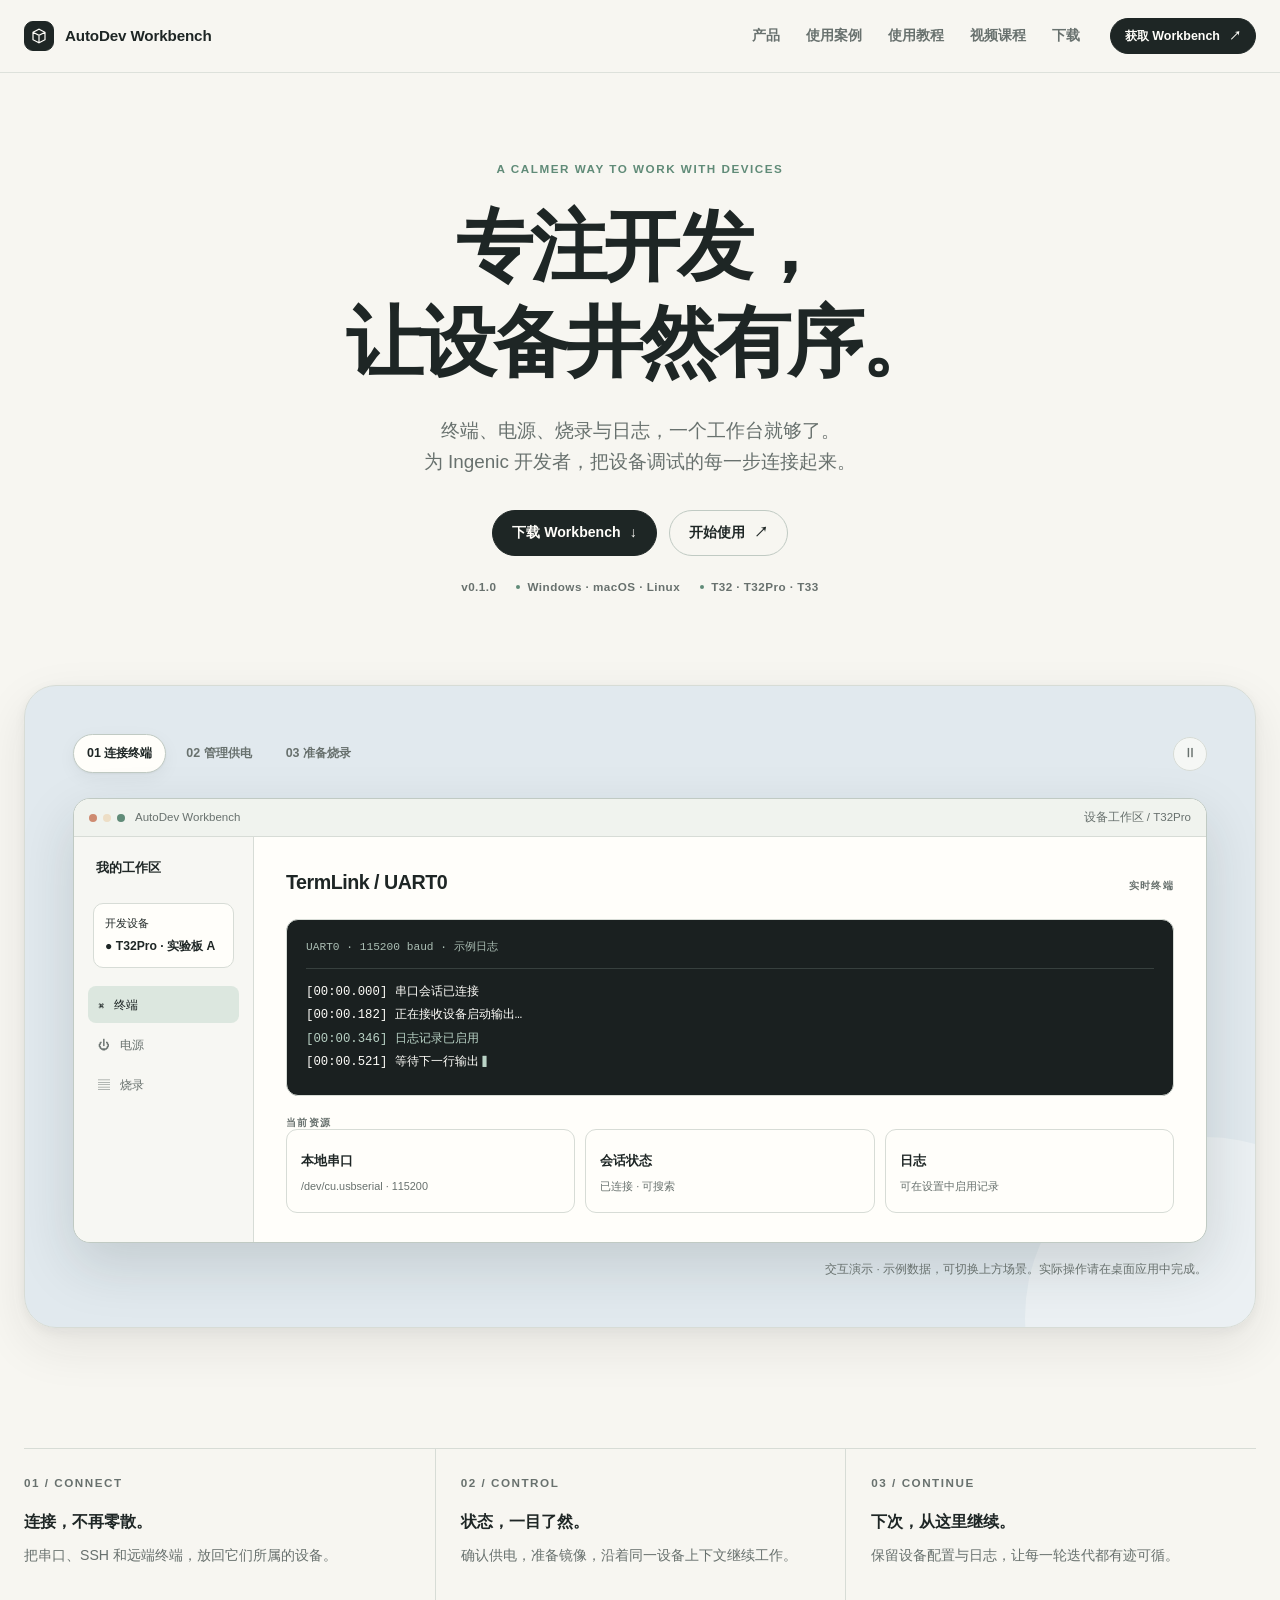
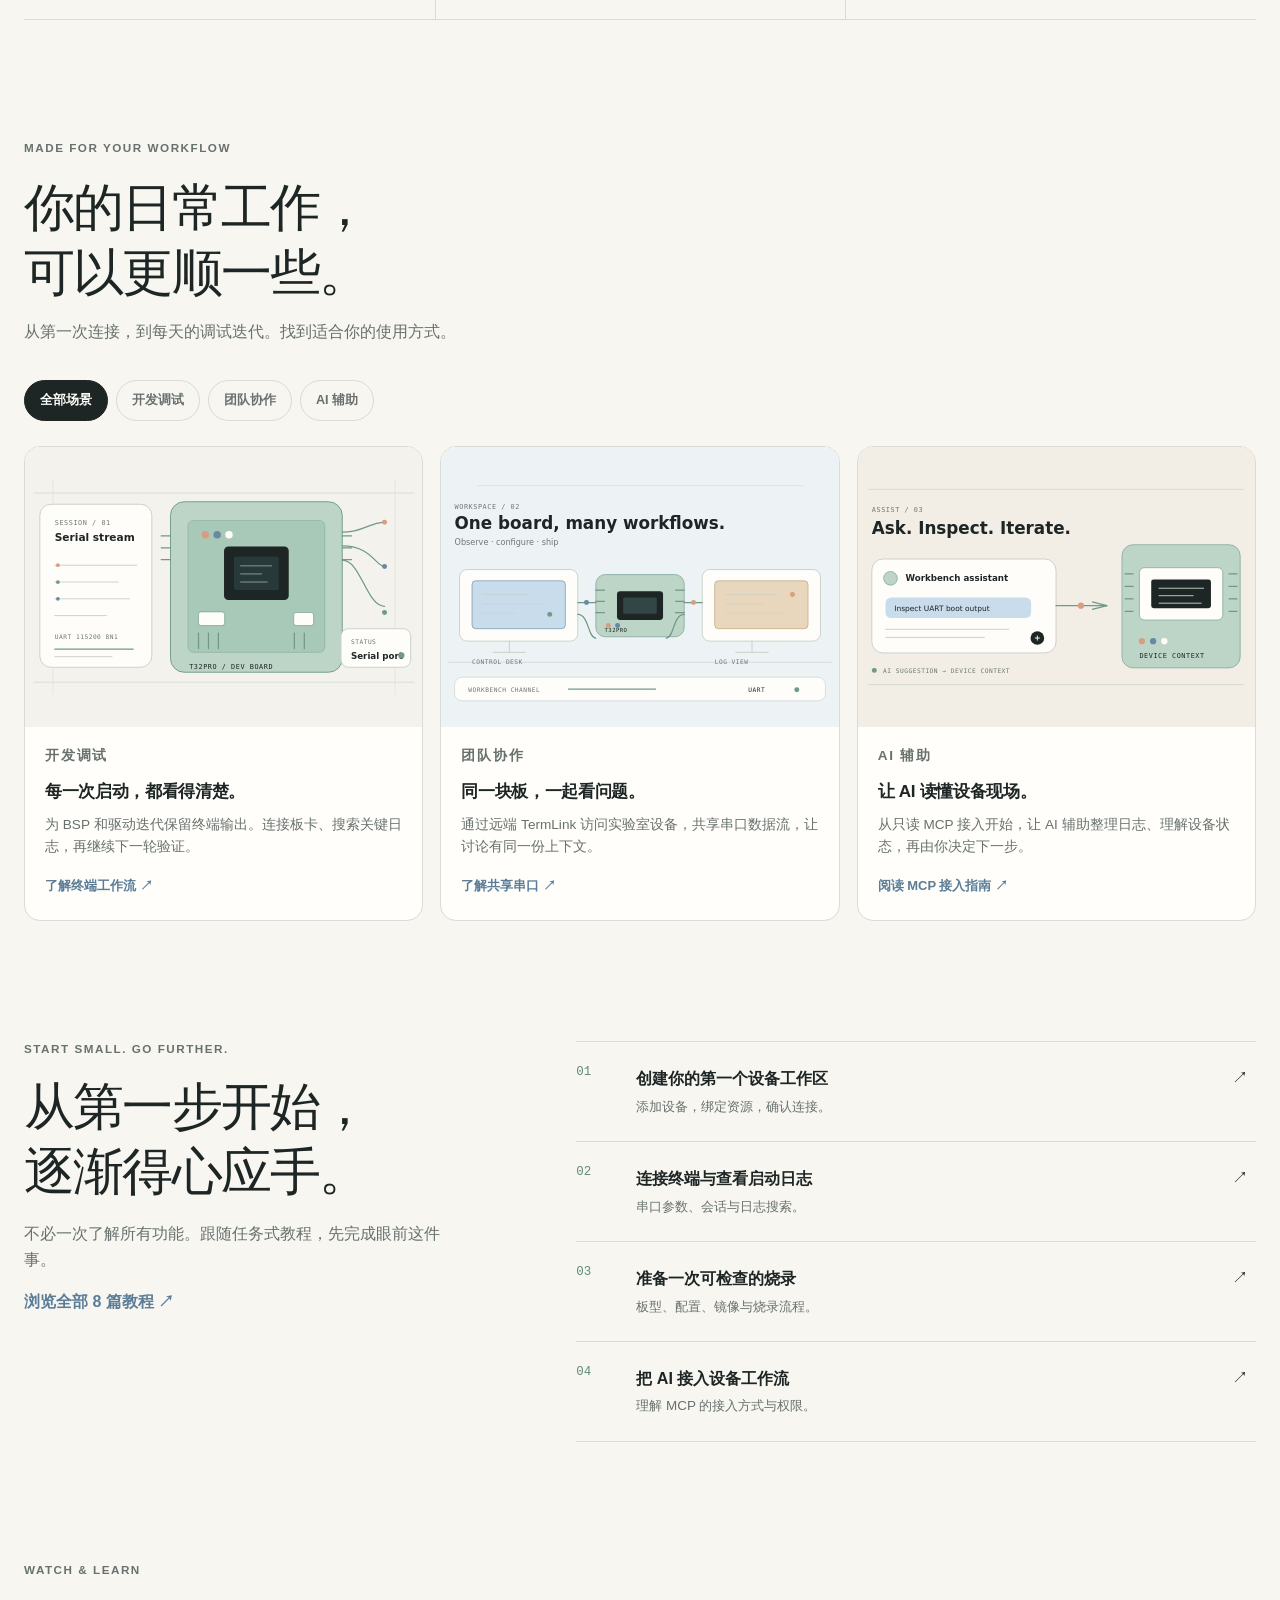
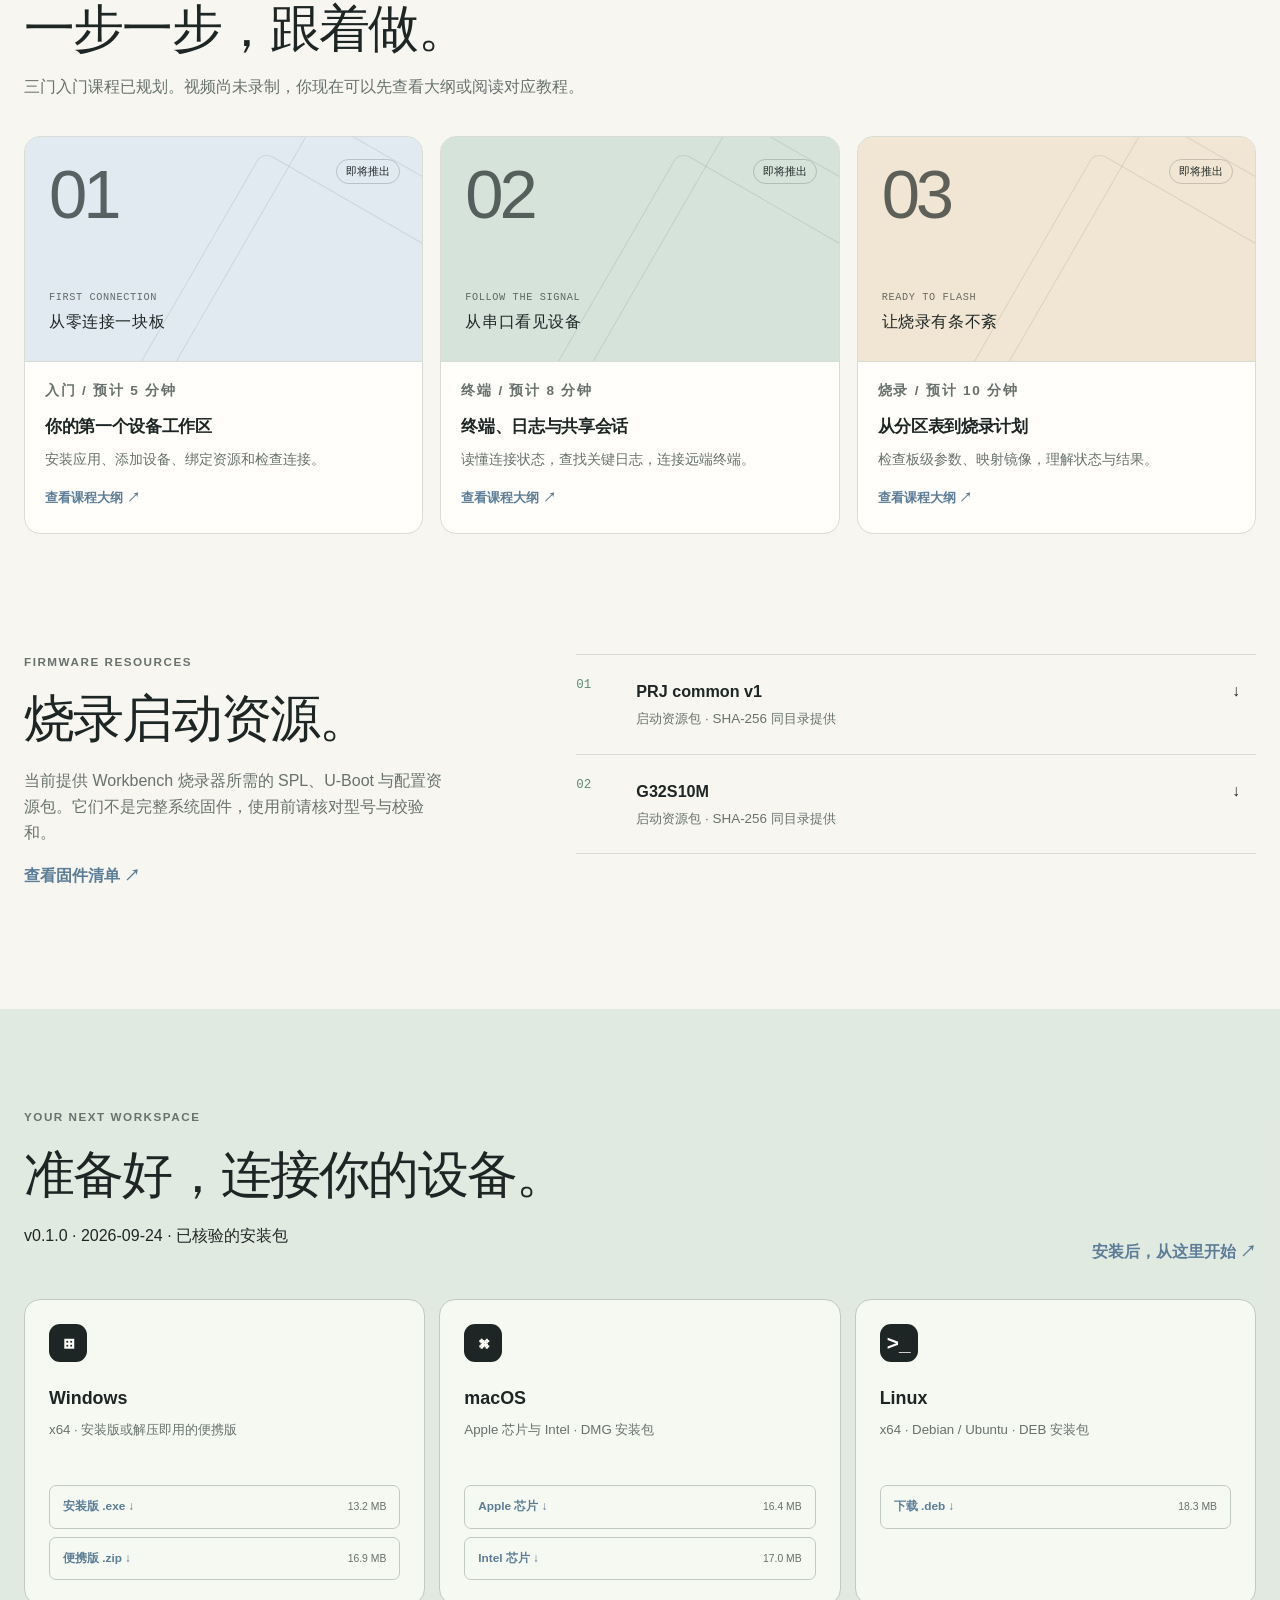
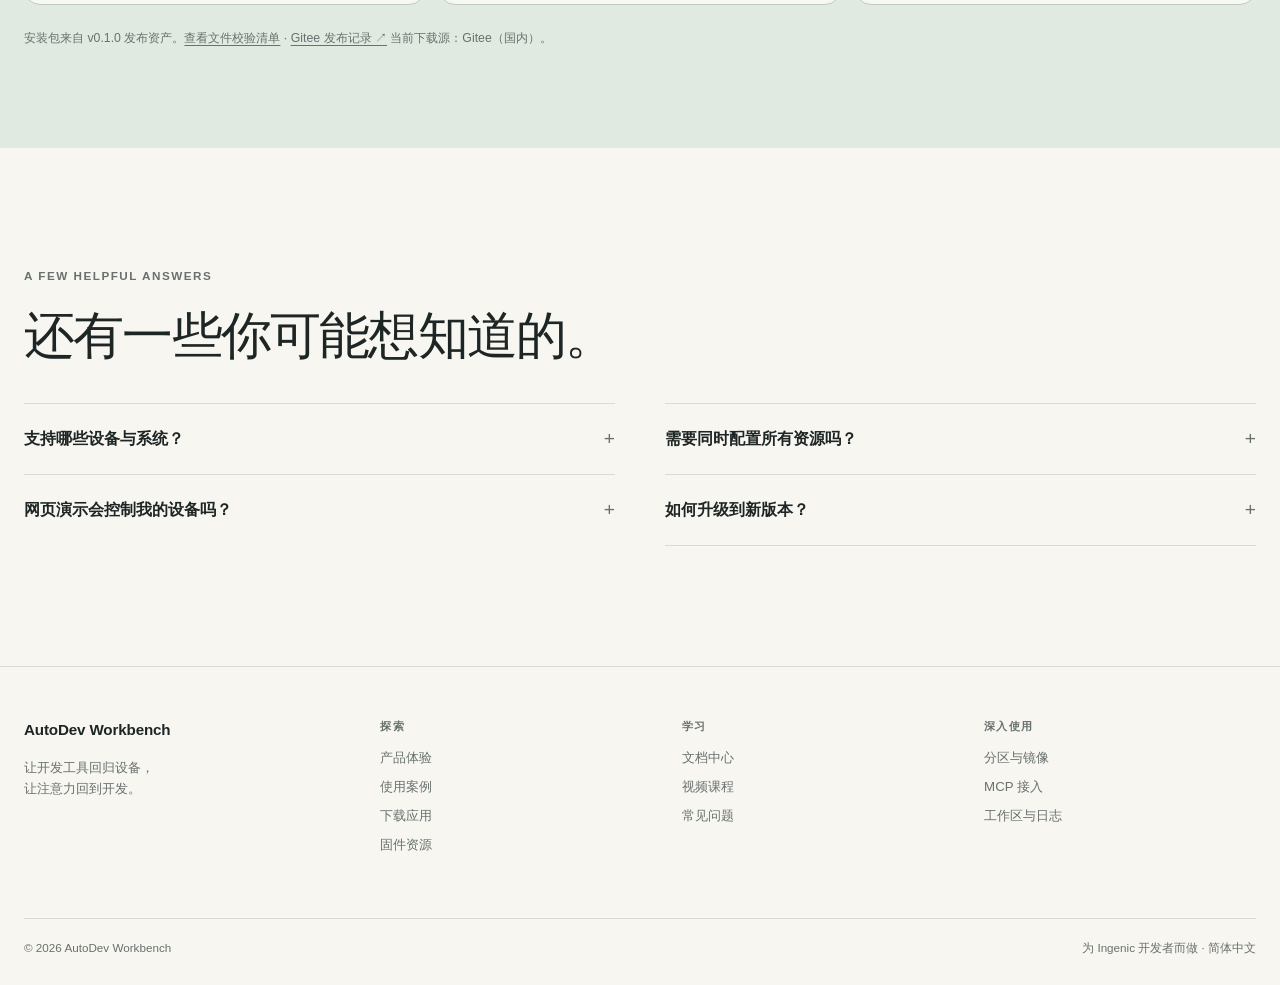
<file: index.html>
<!doctype html>
<html lang="zh-CN">
<head>
<meta charset="utf-8"><meta name="viewport" content="width=device-width,initial-scale=1">
<meta name="description" content="AutoDev Workbench：面向 Ingenic 开发板的终端、电源、烧录与日志工作台。下载应用，探索案例，阅读使用教程。">
<title>AutoDev Workbench — 专注开发，让设备井然有序</title>
<link rel="stylesheet" href="site.css"><script src="site.js" defer></script>
</head>
<body>
<a class="skip-link" href="#main">跳到主要内容</a>
<header class="site-header"><div class="container header-inner">
<a class="brand" href="index.html" aria-label="Workbench 首页"><span class="brand-mark"><svg viewBox="0 0 24 24" fill="none" stroke="currentColor" stroke-width="1.6" aria-hidden="true"><path d="m4 7 8-4 8 4v10l-8 4-8-4zM4 7l8 4 8-4M12 11v10"/></svg></span><span>AutoDev <strong>Workbench</strong></span></a>
<nav class="main-nav" id="main-nav" aria-label="主导航"><a href="#product">产品</a><a href="#cases">使用案例</a><a href="docs.html">使用教程</a><a href="#videos">视频课程</a><a href="#download">下载</a></nav>
<div class="header-actions"><a class="btn small" href="#download">获取 Workbench <span aria-hidden="true">↗</span></a></div><button class="menu-toggle" aria-expanded="false" aria-controls="main-nav" aria-label="展开导航">☰</button>
</div></header>
<main id="main">
<section class="hero container">
<p class="eyebrow">A calmer way to work with devices</p>
<h1>专注开发，<span>让设备井然有序。</span></h1>
<p class="hero-description">终端、电源、烧录与日志，一个工作台就够了。<br>为 Ingenic 开发者，把设备调试的每一步连接起来。</p>
<div class="hero-actions"><a class="btn" href="#download">下载 Workbench <span aria-hidden="true">↓</span></a><a class="btn secondary" href="docs.html?guide=quickstart">开始使用 <span aria-hidden="true">↗</span></a></div>
<div class="hero-meta"><span>v0.1.0</span><span>Windows · macOS · Linux</span><span>T32 · T32Pro · T33</span></div>
</section>
<section class="product-stage container" id="product" aria-label="产品交互演示">
<div class="stage-toolbar"><div class="demo-tabs" aria-label="切换演示场景"><button class="active" data-demo="terminal" aria-pressed="true">01 连接终端</button><button data-demo="power" aria-pressed="false">02 管理供电</button><button data-demo="flashing" aria-pressed="false">03 准备烧录</button></div><div class="demo-controls"><button id="demo-motion" aria-label="暂停演示动画" aria-pressed="false">Ⅱ</button></div></div>
<div class="app-window"><div class="app-titlebar"><span>AutoDev Workbench</span><span class="window-context">设备工作区 / T32Pro</span></div>
<div class="app-layout"><aside class="app-sidebar"><div class="app-brand">我的工作区</div><div class="app-device">开发设备<strong>● T32Pro · 实验板 A</strong></div><div class="app-nav"><button class="active" data-demo="terminal" aria-pressed="true">⌘ &nbsp; 终端</button><button data-demo="power" aria-pressed="false">⏻ &nbsp; 电源</button><button data-demo="flashing" aria-pressed="false">▤ &nbsp; 烧录</button></div></aside><div class="app-content" id="demo-panel"></div></div></div>
<p class="stage-caption">交互演示 · 示例数据，可切换上方场景。实际操作请在桌面应用中完成。</p>
</section>
<section class="section container"><div class="feature-strip"><div class="feature-item"><span class="eyebrow">01 / CONNECT</span><h3>连接，不再零散。</h3><p>把串口、SSH 和远端终端，放回它们所属的设备。</p></div><div class="feature-item"><span class="eyebrow">02 / CONTROL</span><h3>状态，一目了然。</h3><p>确认供电，准备镜像，沿着同一设备上下文继续工作。</p></div><div class="feature-item"><span class="eyebrow">03 / CONTINUE</span><h3>下次，从这里继续。</h3><p>保留设备配置与日志，让每一轮迭代都有迹可循。</p></div></div></section>
<section class="section container" id="cases"><div class="section-heading"><p class="eyebrow">Made for your workflow</p><h2>你的日常工作，<br>可以更顺一些。</h2><p>从第一次连接，到每天的调试迭代。找到适合你的使用方式。</p></div>
<div class="filter-bar" aria-label="筛选使用案例"><button class="active" data-filter="all" aria-pressed="true">全部场景</button><button data-filter="develop" aria-pressed="false">开发调试</button><button data-filter="team" aria-pressed="false">团队协作</button><button data-filter="ai" aria-pressed="false">AI 辅助</button></div>
<div class="case-grid">
<article class="case-card" data-category="develop"><a href="docs.html?guide=terminal"><div class="case-art"><img src="assets/scene-debug.svg" width="720" height="450" loading="lazy" alt="开发板通过串口连接到终端的原创示意图"></div><div class="card-copy"><p class="card-kicker">开发调试</p><h3>每一次启动，都看得清楚。</h3><p>为 BSP 和驱动迭代保留终端输出。连接板卡、搜索关键日志，再继续下一轮验证。</p><span class="card-link">了解终端工作流 ↗</span></div></a></article>
<article class="case-card" data-category="team"><a href="docs.html?guide=terminal#terminal-share"><div class="case-art"><img src="assets/scene-lab.svg" width="720" height="450" loading="lazy" alt="两台工作站连接共享实验板的示意图"></div><div class="card-copy"><p class="card-kicker">团队协作</p><h3>同一块板，一起看问题。</h3><p>通过远端 TermLink 访问实验室设备，共享串口数据流，让讨论有同一份上下文。</p><span class="card-link">了解共享串口 ↗</span></div></a></article>
<article class="case-card" data-category="ai"><a href="docs.html?guide=mcp"><div class="case-art"><img src="assets/scene-ai.svg" width="720" height="450" loading="lazy" alt="AI 助手通过 MCP 读取设备上下文的示意图"></div><div class="card-copy"><p class="card-kicker">AI 辅助</p><h3>让 AI 读懂设备现场。</h3><p>从只读 MCP 接入开始，让 AI 辅助整理日志、理解设备状态，再由你决定下一步。</p><span class="card-link">阅读 MCP 接入指南 ↗</span></div></a></article>
</div></section>
<section class="section container" id="learn"><div class="learn-layout"><div class="learn-intro"><p class="eyebrow">Start small. Go further.</p><h2>从第一步开始，<br>逐渐得心应手。</h2><p>不必一次了解所有功能。跟随任务式教程，先完成眼前这件事。</p><a class="text-link" href="docs.html">浏览全部 8 篇教程 ↗</a></div><div class="guide-list"><a href="docs.html?guide=quickstart"><span class="guide-number">01</span><div class="guide-text"><h3>创建你的第一个设备工作区</h3><p>添加设备，绑定资源，确认连接。</p></div><span>↗</span></a><a href="docs.html?guide=terminal"><span class="guide-number">02</span><div class="guide-text"><h3>连接终端与查看启动日志</h3><p>串口参数、会话与日志搜索。</p></div><span>↗</span></a><a href="docs.html?guide=flashing"><span class="guide-number">03</span><div class="guide-text"><h3>准备一次可检查的烧录</h3><p>板型、配置、镜像与烧录流程。</p></div><span>↗</span></a><a href="docs.html?guide=mcp"><span class="guide-number">04</span><div class="guide-text"><h3>把 AI 接入设备工作流</h3><p>理解 MCP 的接入方式与权限。</p></div><span>↗</span></a></div></div></section>
<section class="section container" id="videos"><div class="section-heading"><p class="eyebrow">Watch & learn</p><h2>一步一步，跟着做。</h2><p>三门入门课程已规划。视频尚未录制，你现在可以先查看大纲或阅读对应教程。</p></div><div class="video-grid">
<article class="video-card"><div class="video-art"><span class="chapter-number">01</span><span class="video-badge">即将推出</span><div class="video-art-label">FIRST CONNECTION<br><strong>从零连接一块板</strong></div></div><div class="card-copy"><p class="card-kicker">入门 / 预计 5 分钟</p><h3>你的第一个设备工作区</h3><p>安装应用、添加设备、绑定资源和检查连接。</p><button class="text-link" data-course="0">查看课程大纲 ↗</button></div></article>
<article class="video-card"><div class="video-art"><span class="chapter-number">02</span><span class="video-badge">即将推出</span><div class="video-art-label">FOLLOW THE SIGNAL<br><strong>从串口看见设备</strong></div></div><div class="card-copy"><p class="card-kicker">终端 / 预计 8 分钟</p><h3>终端、日志与共享会话</h3><p>读懂连接状态，查找关键日志，连接远端终端。</p><button class="text-link" data-course="1">查看课程大纲 ↗</button></div></article>
<article class="video-card"><div class="video-art"><span class="chapter-number">03</span><span class="video-badge">即将推出</span><div class="video-art-label">READY TO FLASH<br><strong>让烧录有条不紊</strong></div></div><div class="card-copy"><p class="card-kicker">烧录 / 预计 10 分钟</p><h3>从分区表到烧录计划</h3><p>检查板级参数、映射镜像，理解状态与结果。</p><button class="text-link" data-course="2">查看课程大纲 ↗</button></div></article>
</div></section>
<section class="section container" id="firmware"><div class="learn-layout"><div class="learn-intro"><p class="eyebrow">Firmware resources</p><h2>烧录启动资源。</h2><p>当前提供 Workbench 烧录器所需的 SPL、U-Boot 与配置资源包。它们不是完整系统固件，使用前请核对型号与校验和。</p><a class="text-link" href="firmware/manifest.json">查看固件清单 ↗</a></div><div class="guide-list"><a href="firmware/v0.1.0/prj-common-v1/firmware-bundle.tar.gz"><span class="guide-number">01</span><div class="guide-text"><h3>PRJ common v1</h3><p>启动资源包 · SHA-256 同目录提供</p></div><span>↓</span></a><a href="firmware/v0.1.0/g32s10m/firmware-bundle.tar.gz"><span class="guide-number">02</span><div class="guide-text"><h3>G32S10M</h3><p>启动资源包 · SHA-256 同目录提供</p></div><span>↓</span></a></div></div></section><section class="download-section" id="download"><div class="container"><div class="download-heading"><div><p class="eyebrow">Your next workspace</p><h2>准备好，连接你的设备。</h2><p id="release-summary">v0.1.0 · 2026.09.24</p></div><a class="text-link" href="docs.html?guide=quickstart">安装后，从这里开始 ↗</a></div><div class="download-grid" id="download-grid"><p>正在加载安装包…</p></div><p class="download-note">安装包来自 v0.1.0 发布资产。<a href="release.json">查看文件校验清单</a> · <a id="release-record" href="https://gitee.com/tschome/autodev-workbench/releases/tag/v0.1.0" target="_blank" rel="noreferrer">Gitee 发布记录 ↗</a> <span id="source-note"></span></p><noscript><p>请启用 JavaScript 显示下载选项，或从 <a href="https://gitee.com/tschome/autodev-workbench/releases/tag/v0.1.0" target="_blank" rel="noreferrer">Gitee 发布记录</a>下载。</p></noscript></div></section>
<section class="section container"><div class="section-heading"><p class="eyebrow">A few helpful answers</p><h2>还有一些你可能想知道的。</h2></div><div class="faq-grid"><details><summary>支持哪些设备与系统？</summary><p>提供 Windows x64、macOS Apple 芯片 / Intel 和 Linux x64 DEB 安装包。T32、T32Pro、T33 的板级支持请以应用型号库为准。</p></details><details><summary>需要同时配置所有资源吗？</summary><p>不需要。可以从一个串口开始，之后再为设备绑定 PMT 电源和 Cloner 烧录器。</p></details><details><summary>网页演示会控制我的设备吗？</summary><p>不会。这里是用示例数据绘制的交互演示，不连接硬件。真实设备操作在桌面应用内完成。</p></details><details><summary>如何升级到新版本？</summary><p>从下载区获取对应系统的新安装包。升级前保留设备工作区备份；本页不依赖应用内自动更新服务。</p></details></div></section>
</main>
<footer class="site-footer"><div class="container"><div class="footer-grid"><div class="footer-brand"><a class="brand" href="index.html">AutoDev Workbench</a><p>让开发工具回归设备，<br>让注意力回到开发。</p></div><div class="footer-column"><h3>探索</h3><a href="#product">产品体验</a><a href="#cases">使用案例</a><a href="#download">下载应用</a><a href="#firmware">固件资源</a></div><div class="footer-column"><h3>学习</h3><a href="docs.html">文档中心</a><a href="#videos">视频课程</a><a href="docs.html?guide=faq">常见问题</a></div><div class="footer-column"><h3>深入使用</h3><a href="docs.html?guide=partitions">分区与镜像</a><a href="docs.html?guide=mcp">MCP 接入</a><a href="docs.html?guide=logs">工作区与日志</a></div></div><div class="footer-bottom"><span>© 2026 AutoDev Workbench</span><span>为 Ingenic 开发者而做 · 简体中文</span></div></div></footer>
<dialog class="dialog" id="course-dialog" aria-labelledby="course-title"><div class="dialog-header"><p class="eyebrow">课程预告</p><button class="dialog-close" aria-label="关闭课程大纲">×</button></div><div class="dialog-body" id="course-body"></div></dialog>
</body></html>
</file>
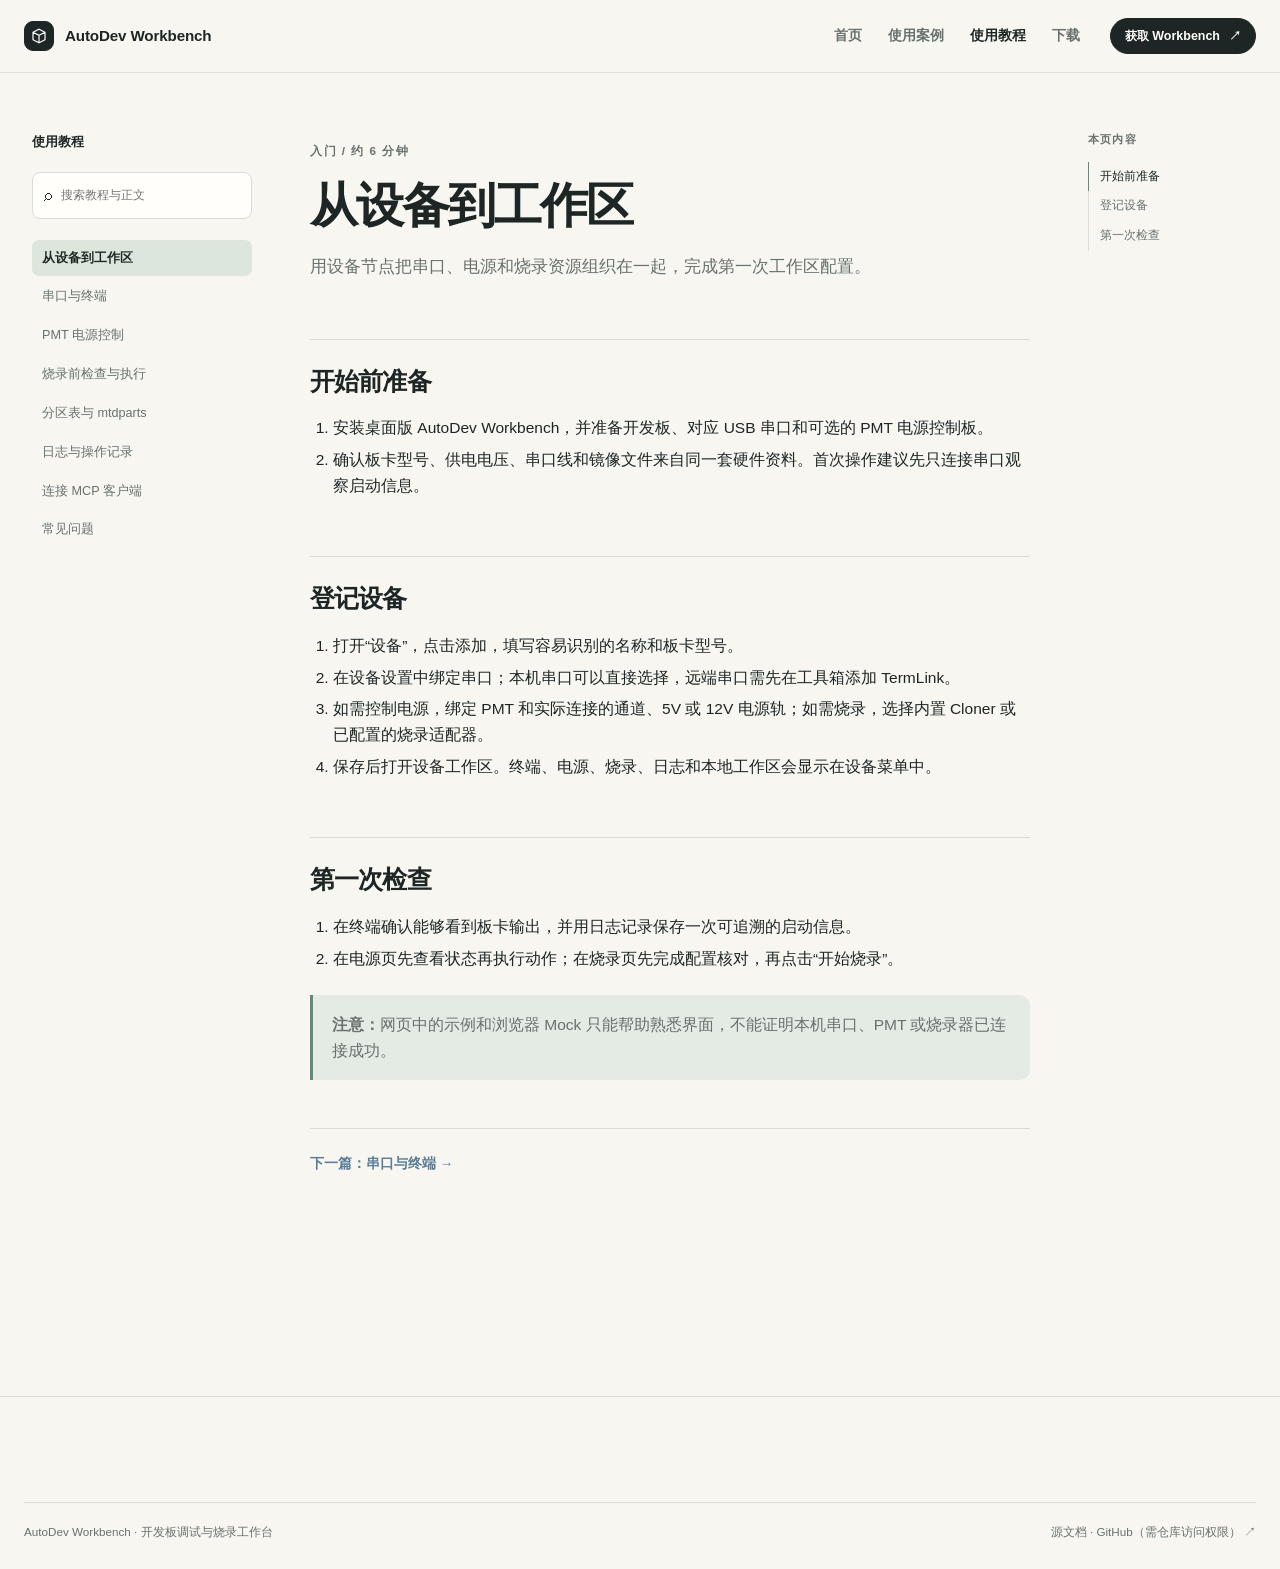
<file: docs.html>
<!doctype html>
<html lang="zh-CN">
<head>
  <meta charset="utf-8">
  <meta name="viewport" content="width=device-width, initial-scale=1">
  <meta name="description" content="AutoDev Workbench 使用教程：从添加开发板开始，连接串口、配置 PMT 电源、完成固件烧录并接入 MCP 客户端。">
  <meta name="theme-color" content="rgb(247, 246, 241)">
  <title>使用教程 · AutoDev Workbench</title>
  <link rel="stylesheet" href="site.css">
  <script src="docs-content.js" defer></script>
  <script src="docs.js" defer></script>
</head>
<body>
  <a class="skip-link" href="#doc-title">跳到教程正文</a>
  <header class="site-header">
    <div class="container header-inner">
      <a class="brand" href="index.html" aria-label="AutoDev Workbench 首页">
        <span class="brand-mark" aria-hidden="true"><svg viewBox="0 0 24 24" fill="none"><path d="m4 7 8-4 8 4v10l-8 4-8-4zM4 7l8 4 8-4M12 11v10" stroke="currentColor" stroke-width="1.6"/></svg></span>
        AutoDev Workbench
      </a>
      <button class="menu-toggle" type="button" aria-label="打开导航菜单" aria-controls="main-nav" aria-expanded="false" hidden>☰</button>
      <nav class="main-nav" id="main-nav" aria-label="主导航">
        <a href="index.html">首页</a>
        <a href="index.html#cases">使用案例</a>
        <a href="docs.html?guide=quickstart" aria-current="page">使用教程</a>
        <a href="index.html#download">下载</a>
      </nav>
      <div class="header-actions"><a class="btn small" href="index.html#download">获取 Workbench <span aria-hidden="true">↗</span></a></div>
    </div>
  </header>

  <main class="docs-layout">
    <aside class="docs-sidebar" aria-label="教程导航">
      <h2>使用教程</h2>
      <label class="docs-search" for="doc-search">
        <span aria-hidden="true">⌕</span>
        <input id="doc-search" type="search" placeholder="搜索教程与正文" aria-label="搜索教程标题与正文" autocomplete="off" disabled>
      </label>
      <p class="docs-search-status" id="docs-search-status" role="status" hidden></p>
      <nav class="docs-links" aria-label="全部教程">
        <a href="docs.html?guide=quickstart">从设备到工作区</a>
        <a href="docs.html?guide=terminal">串口与终端</a>
        <a href="docs.html?guide=power">PMT 电源控制</a>
        <a href="docs.html?guide=flashing">烧录前检查与执行</a>
        <a href="docs.html?guide=partitions">分区表与 mtdparts</a>
        <a href="docs.html?guide=logs">日志与操作记录</a>
        <a href="docs.html?guide=mcp">连接 MCP 客户端</a>
        <a href="docs.html?guide=faq">常见问题</a>
      </nav>
    </aside>

    <article class="docs-main" aria-labelledby="doc-title">
      <p class="doc-meta">WORKBENCH / 使用教程</p>
      <h1 id="doc-title" tabindex="-1">从设备到工作区</h1>
      <p class="doc-description">用一份设备档案，组织串口、电源、烧录与日志。</p>
      <div class="doc-body" id="doc-body">
        <noscript><aside>完整教程和搜索需要启用 JavaScript。你也可以在桌面版的“设置 → 手册与指南”中查看设备、工具箱和设置引导，或访问 <a class="text-link" href="https://github.com/Tschome/workbench/tree/main/docs" target="_blank" rel="noopener noreferrer">GitHub 文档（需仓库访问权限）</a>。</aside></noscript>
      </div>
      <nav class="doc-pagination" aria-label="上一篇与下一篇教程"></nav>
    </article>

    <aside class="docs-toc" aria-label="本页目录">
      <h2>本页内容</h2>
      <nav id="doc-toc-links" aria-label="本页章节"></nav>
    </aside>
  </main>

  <footer class="site-footer">
    <div class="container footer-bottom">
      <span>AutoDev Workbench · 开发板调试与烧录工作台</span>
      <a href="https://github.com/Tschome/workbench/tree/main/docs" target="_blank" rel="noopener noreferrer">源文档 · GitHub（需仓库访问权限） ↗</a>
    </div>
  </footer>
</body>
</html>
</file>
<file: site.css>
:root {
  --c-bg: 247 246 241;
  --c-surface: 255 254 250;
  --c-surface-soft: 240 243 238;
  --c-ink: 30 38 37;
  --c-muted: 104 113 110;
  --c-faint: 141 151 146;
  --c-line: 215 220 214;
  --c-line-strong: 192 202 195;
  --c-sage: 186 211 198;
  --c-sage-deep: 96 139 120;
  --c-blue: 205 222 235;
  --c-blue-deep: 91 125 151;
  --c-sand: 237 222 198;
  --c-coral: 206 139 113;
  --c-dark: 26 32 32;
  --c-white: 255 255 255;
  --radius-sm: 10px;
  --radius-md: 16px;
  --radius-lg: 24px;
  --radius-xl: 32px;
  --max-width: 1240px;
  --shadow-sm: 0 1px 2px rgb(30 38 37 / .05), 0 5px 18px rgb(30 38 37 / .05);
  --shadow-md: 0 18px 50px rgb(30 38 37 / .09), 0 3px 12px rgb(30 38 37 / .05);
  --ease: cubic-bezier(.22,.61,.36,1);
}

* { box-sizing: border-box; }
html { scroll-behavior: smooth; }
body {
  min-width: 320px;
  margin: 0;
  color: rgb(var(--c-ink));
  background: rgb(var(--c-bg));
  font-family: Inter, ui-sans-serif, -apple-system, BlinkMacSystemFont, "Segoe UI", "PingFang SC", "Microsoft YaHei", sans-serif;
  font-size: 16px;
  line-height: 1.65;
  -webkit-font-smoothing: antialiased;
}
a { color: inherit; text-decoration: none; }
button, input, select, textarea { color: inherit; font: inherit; }
button { border: 0; cursor: pointer; }
img, svg { max-width: 100%; }
img { display: block; }
[hidden] { display: none !important; }
:focus-visible { outline: 3px solid rgb(var(--c-blue-deep) / .45); outline-offset: 3px; }

.container { width: min(var(--max-width), calc(100% - 48px)); margin-inline: auto; }
.eyebrow, .card-kicker, .panel-label, .hero-meta, .doc-meta {
  color: rgb(var(--c-muted));
  font-size: .73rem;
  font-weight: 700;
  letter-spacing: .13em;
  line-height: 1.4;
  text-transform: uppercase;
}
.eyebrow { margin: 0 0 16px; }
.text-link, .card-link { color: rgb(var(--c-blue-deep)); font-weight: 700; text-underline-offset: 4px; }
.text-link:hover, .card-link:hover { text-decoration: underline; }

.site-header {
  position: sticky;
  top: 0;
  z-index: 50;
  border-bottom: 1px solid rgb(var(--c-line) / .8);
  background: rgb(var(--c-bg) / .86);
  backdrop-filter: blur(18px);
}
.header-inner { display: flex; min-height: 72px; align-items: center; gap: 30px; }
.brand { display: inline-flex; align-items: center; gap: 11px; font-size: .95rem; font-weight: 750; letter-spacing: -.01em; white-space: nowrap; }
.brand-mark { display: grid; width: 30px; height: 30px; place-items: center; border: 1px solid rgb(var(--c-ink)); border-radius: 9px; background: rgb(var(--c-ink)); color: rgb(var(--c-surface)); }
.brand-mark svg { width: 18px; height: 18px; }
.main-nav { display: flex; align-items: center; gap: 26px; margin-left: auto; }
.main-nav a { color: rgb(var(--c-muted)); font-size: .88rem; font-weight: 600; transition: color .2s var(--ease); }
.main-nav a:hover, .main-nav a[aria-current="page"] { color: rgb(var(--c-ink)); }
.header-actions { display: flex; align-items: center; gap: 9px; }
.btn { display: inline-flex; min-height: 46px; align-items: center; justify-content: center; gap: 9px; padding: 0 19px; border: 1px solid rgb(var(--c-ink)); border-radius: 999px; background: rgb(var(--c-ink)); color: rgb(var(--c-surface)); font-size: .88rem; font-weight: 700; transition: transform .2s var(--ease), box-shadow .2s var(--ease), background .2s var(--ease); }
.btn:hover { box-shadow: 0 8px 18px rgb(var(--c-ink) / .13); transform: translateY(-2px); }
.btn.secondary { border-color: rgb(var(--c-line-strong)); background: transparent; color: rgb(var(--c-ink)); }
.btn.secondary:hover { background: rgb(var(--c-surface)); }
.btn.small { min-height: 36px; padding: 0 14px; font-size: .78rem; }
.menu-toggle { display: none; width: 38px; height: 38px; border: 1px solid rgb(var(--c-line)); border-radius: 50%; background: transparent; }
.menu-toggle { font-size: 17px; }

.hero { padding: 104px 0 75px; text-align: center; }
.hero .eyebrow { margin-bottom: 22px; }
.hero h1 { max-width: 850px; margin: 0 auto 25px; font-size: clamp(3.3rem, 7.5vw, 5.65rem); font-weight: 760; letter-spacing: -.075em; line-height: .99; }
.hero h1 span { display: block; }
.hero h1 span:last-child { color: rgb(var(--c-sage-deep)); }
.hero-description { max-width: 600px; margin: 0 auto; color: rgb(var(--c-muted)); font-size: clamp(1rem, 1.7vw, 1.18rem); }
.hero-actions { display: flex; justify-content: center; gap: 12px; margin-top: 33px; }
.hero-meta { display: flex; justify-content: center; gap: 20px; margin-top: 23px; letter-spacing: .04em; text-transform: none; }
.hero-meta span { display: inline-flex; align-items: center; gap: 7px; }
.hero-meta span + span::before { width: 4px; height: 4px; border-radius: 50%; background: rgb(var(--c-sage-deep)); content: ""; }

.product-stage { position: relative; overflow: hidden; margin-top: 15px; padding: 48px; border: 1px solid rgb(var(--c-line)); border-radius: var(--radius-xl); background: rgb(var(--c-blue) / .52); box-shadow: var(--shadow-md); }
.product-stage::after { position: absolute; right: -130px; bottom: -170px; width: 360px; height: 360px; border-radius: 50%; background: rgb(var(--c-surface) / .32); content: ""; }
.stage-toolbar { position: relative; z-index: 1; display: flex; align-items: center; justify-content: space-between; gap: 16px; margin-bottom: 25px; }
.demo-tabs, .demo-controls { display: flex; align-items: center; gap: 6px; }
.demo-tabs button, .demo-controls button { padding: 8px 13px; border: 1px solid transparent; border-radius: 999px; background: transparent; color: rgb(var(--c-muted)); font-size: .78rem; font-weight: 700; transition: .2s var(--ease); }
.demo-tabs button:hover, .demo-controls button:hover { color: rgb(var(--c-ink)); }
.demo-tabs button.active { border-color: rgb(var(--c-line-strong)); background: rgb(var(--c-surface)); color: rgb(var(--c-ink)); box-shadow: var(--shadow-sm); }
.demo-controls button { width: 34px; height: 34px; padding: 0; border-color: rgb(var(--c-line)); background: rgb(var(--c-surface) / .68); }
.app-window { position: relative; z-index: 1; overflow: hidden; border: 1px solid rgb(var(--c-line-strong)); border-radius: 17px; background: rgb(var(--c-surface)); box-shadow: 0 22px 56px rgb(var(--c-ink) / .15); }
.app-titlebar { display: flex; align-items: center; gap: 7px; height: 38px; padding: 0 15px; border-bottom: 1px solid rgb(var(--c-line)); background: rgb(var(--c-surface-soft)); color: rgb(var(--c-muted)); font-size: .72rem; }
.app-titlebar::before { width: 8px; height: 8px; border-radius: 50%; background: rgb(var(--c-coral)); box-shadow: 14px 0 rgb(var(--c-sand)), 28px 0 rgb(var(--c-sage-deep)); content: ""; margin-right: 31px; }
.app-layout { display: grid; min-height: 365px; grid-template-columns: 180px minmax(0, 1fr); }
.app-sidebar { padding: 20px 14px; border-right: 1px solid rgb(var(--c-line)); background: rgb(var(--c-surface-soft) / .55); }
.app-brand { margin: 0 8px 24px; font-size: .82rem; font-weight: 750; }
.app-device { margin: 0 5px 18px; padding: 11px; border: 1px solid rgb(var(--c-line)); border-radius: 10px; background: rgb(var(--c-surface)); font-size: .68rem; }
.app-device strong { display: block; margin-top: 3px; font-size: .76rem; }
.app-nav { display: grid; gap: 3px; }
.app-nav button { display: flex; align-items: center; gap: 8px; padding: 9px 10px; border-radius: 8px; background: transparent; color: rgb(var(--c-muted)); font-size: .73rem; text-align: left; }
.app-nav button:hover, .app-nav button.active { background: rgb(var(--c-sage) / .45); color: rgb(var(--c-ink)); }
.app-content { min-width: 0; padding: 29px 32px; }
.panel-heading { display: flex; align-items: baseline; justify-content: space-between; gap: 15px; margin-bottom: 20px; }
.panel-heading h3 { margin: 0; font-size: 1.23rem; letter-spacing: -.025em; }
.panel-label { font-size: .62rem; }
.demo-terminal { overflow: hidden; margin-bottom: 20px; padding: 17px 19px; border: 1px solid rgb(var(--c-line)); border-radius: 12px; background: rgb(var(--c-dark)); color: rgb(var(--c-surface)); font: .77rem/1.9 ui-monospace, SFMono-Regular, Menlo, monospace; }
.demo-terminal .dim { color: rgb(188 202 195 / .68); }.demo-terminal .accent { color: rgb(186 211 198); }.demo-terminal .success { color: rgb(154 205 171); }
.terminal-row { display: flex; align-items: center; gap: 9px; min-height: 26px; padding: 5px 9px; border-bottom: 1px solid rgb(var(--c-line) / .6); font-size: .76rem; }
.terminal-row:last-child { border: 0; }.terminal-row .status { margin-left: auto; color: rgb(var(--c-sage-deep)); font-weight: 700; }
.resource-row { display: grid; grid-template-columns: repeat(3, 1fr); gap: 10px; }.resource-card { padding: 14px; border: 1px solid rgb(var(--c-line)); border-radius: 11px; background: rgb(var(--c-surface)); }.resource-card strong { display: block; font-size: .8rem; }.resource-card span { color: rgb(var(--c-muted)); font-size: .68rem; }
.partition-table { overflow-x: auto; margin-top: 15px; }.partition-table table { width: 100%; border-collapse: collapse; font-size: .74rem; }.partition-table th, .partition-table td { padding: 10px; border-bottom: 1px solid rgb(var(--c-line)); text-align: left; }.partition-table th { color: rgb(var(--c-muted)); font-size: .63rem; font-weight: 700; letter-spacing: .08em; text-transform: uppercase; }
.burn-progress { margin-top: 17px; }.burn-progress progress { width: 100%; height: 9px; appearance: none; }.burn-progress progress::-webkit-progress-bar { border-radius: 99px; background: rgb(var(--c-line)); }.burn-progress progress::-webkit-progress-value { border-radius: 99px; background: rgb(var(--c-sage-deep)); }
.stage-caption { position: relative; z-index: 1; margin: 17px 0 0; color: rgb(var(--c-muted)); font-size: .74rem; text-align: right; }

.section { padding: 120px 0 0; }.section-heading { max-width: 700px; margin-bottom: 35px; }.section-heading h2 { margin: 0 0 12px; font-size: clamp(2rem, 4vw, 3.45rem); letter-spacing: -.06em; line-height: 1.05; }.section-heading p { margin: 0; color: rgb(var(--c-muted)); font-size: 1.03rem; }
.feature-strip { display: grid; grid-template-columns: repeat(3, 1fr); border-top: 1px solid rgb(var(--c-line)); border-bottom: 1px solid rgb(var(--c-line)); }.feature-item { min-height: 170px; padding: 26px 25px 23px 0; }.feature-item + .feature-item { padding-left: 25px; border-left: 1px solid rgb(var(--c-line)); }.feature-item h3 { margin: 0 0 9px; font-size: 1.03rem; }.feature-item p { margin: 0; color: rgb(var(--c-muted)); font-size: .88rem; }

.filter-bar { display: flex; flex-wrap: wrap; gap: 8px; margin: 0 0 25px; }.filter-bar button { padding: 9px 15px; border: 1px solid rgb(var(--c-line)); border-radius: 999px; background: transparent; color: rgb(var(--c-muted)); font-size: .79rem; font-weight: 700; }.filter-bar button:hover, .filter-bar button.active { border-color: rgb(var(--c-ink)); background: rgb(var(--c-ink)); color: rgb(var(--c-surface)); }
.case-grid { display: grid; grid-template-columns: repeat(3, 1fr); gap: 17px; }.case-card { overflow: hidden; border: 1px solid rgb(var(--c-line)); border-radius: var(--radius-md); background: rgb(var(--c-surface)); transition: transform .25s var(--ease), box-shadow .25s var(--ease); }.case-card:hover { transform: translateY(-4px); box-shadow: var(--shadow-md); }.case-card > a { display: block; height: 100%; }.case-art { overflow: hidden; aspect-ratio: 1.42; background: rgb(var(--c-surface-soft)); }.case-art img { width: 100%; height: 100%; object-fit: cover; transition: transform .5s var(--ease); }.case-card:hover .case-art img { transform: scale(1.025); }.card-copy { padding: 19px 20px 22px; }.card-kicker { margin-bottom: 9px; font-size: .63rem; }.card-copy h3 { margin: 0 0 8px; font-size: 1.07rem; letter-spacing: -.02em; }.card-copy p { margin: 0 0 13px; color: rgb(var(--c-muted)); font-size: .85rem; }.card-link { font-size: .81rem; }

.learn-layout { display: grid; grid-template-columns: .82fr 1.18fr; gap: 80px; align-items: start; }.learn-intro h2 { max-width: 440px; margin: 0 0 16px; font-size: clamp(2.2rem, 4vw, 3.3rem); letter-spacing: -.06em; line-height: 1.04; }.learn-intro p { max-width: 430px; color: rgb(var(--c-muted)); }.guide-list { border-top: 1px solid rgb(var(--c-line)); }.guide-list > a { display: grid; grid-template-columns: 43px 1fr 24px; gap: 17px; align-items: start; padding: 23px 0; border-bottom: 1px solid rgb(var(--c-line)); transition: padding .25s var(--ease); }.guide-list > a:hover { padding-inline: 9px; background: rgb(var(--c-surface) / .55); }.guide-number { color: rgb(var(--c-sage-deep)); font: .78rem ui-monospace, SFMono-Regular, Menlo, monospace; }.guide-text h3 { margin: 0 0 4px; font-size: 1.01rem; }.guide-text p { margin: 0; color: rgb(var(--c-muted)); font-size: .84rem; }.guide-list .arrow { color: rgb(var(--c-muted)); font-size: 1.25rem; }

.video-grid { display: grid; grid-template-columns: repeat(3, 1fr); gap: 17px; }.video-card { overflow: hidden; border: 1px solid rgb(var(--c-line)); border-radius: var(--radius-md); background: rgb(var(--c-surface)); }.video-art { position: relative; display: grid; min-height: 190px; place-items: center; overflow: hidden; border-bottom: 1px solid rgb(var(--c-line)); background: rgb(var(--c-blue) / .6); }.video-card:nth-child(2) .video-art { background: rgb(var(--c-sage) / .6); }.video-card:nth-child(3) .video-art { background: rgb(var(--c-sand) / .75); }.video-art::before, .video-art::after { position: absolute; border: 1px solid rgb(var(--c-ink) / .1); border-radius: 50%; content: ""; }.video-art::before { width: 180px; height: 180px; }.video-art::after { width: 280px; height: 280px; }.code-window { position: relative; z-index: 1; width: 70%; padding: 16px; border: 1px solid rgb(var(--c-line)); border-radius: 10px; background: rgb(var(--c-surface) / .86); box-shadow: var(--shadow-sm); font: .65rem/1.8 ui-monospace, SFMono-Regular, Menlo, monospace; }.code-window::before { display: block; width: 5px; height: 5px; margin-bottom: 9px; border-radius: 50%; background: rgb(var(--c-coral)); box-shadow: 11px 0 rgb(var(--c-sand)), 22px 0 rgb(var(--c-sage-deep)); content: ""; }.chapter-number { position: relative; z-index: 1; color: rgb(var(--c-ink) / .82); font-size: 5rem; font-weight: 800; letter-spacing: -.09em; }.video-card .card-copy { min-height: 148px; }.video-card .text-link { padding: 0; background: transparent; font-size: .81rem; }

.download-section { margin-top: 120px; padding: 100px 0; background: rgb(var(--c-sage) / .36); }.download-heading { display: flex; align-items: end; justify-content: space-between; gap: 30px; margin-bottom: 34px; }.download-heading h2 { max-width: 600px; margin: 0; font-size: clamp(2.2rem, 4vw, 3.5rem); letter-spacing: -.06em; line-height: 1.05; }.download-grid { display: grid; grid-template-columns: repeat(3, 1fr); gap: 14px; }.download-platform { padding: 24px; border: 1px solid rgb(var(--c-line-strong)); border-radius: var(--radius-md); background: rgb(var(--c-surface) / .72); }.os-icon { display: grid; width: 38px; height: 38px; margin-bottom: 22px; place-items: center; border-radius: 11px; background: rgb(var(--c-ink)); color: rgb(var(--c-surface)); font-size: .72rem; font-weight: 800; }.download-platform h3 { margin: 0 0 5px; font-size: 1.12rem; }.download-platform p { min-height: 49px; margin: 0 0 17px; color: rgb(var(--c-muted)); font-size: .83rem; }.download-options { display: flex; gap: 8px; }.download-options a { padding: 7px 10px; border: 1px solid rgb(var(--c-line-strong)); border-radius: 7px; color: rgb(var(--c-blue-deep)); font-size: .74rem; font-weight: 750; }.download-options a:hover { border-color: rgb(var(--c-blue-deep)); background: rgb(var(--c-blue) / .45); }.download-note { margin: 23px 0 0; color: rgb(var(--c-muted)); font-size: .77rem; }
.faq-grid { display: grid; grid-template-columns: repeat(2, 1fr); gap: 0 50px; }.faq-grid details { border-top: 1px solid rgb(var(--c-line)); padding: 19px 0; }.faq-grid details:last-child { border-bottom: 1px solid rgb(var(--c-line)); }.faq-grid summary { display: flex; align-items: center; justify-content: space-between; gap: 20px; cursor: pointer; font-weight: 700; list-style: none; }.faq-grid summary::-webkit-details-marker { display: none; }.faq-grid summary::after { color: rgb(var(--c-muted)); content: "+"; font-size: 1.2rem; font-weight: 400; }.faq-grid details[open] summary::after { content: "–"; }.faq-grid details p { margin: 11px 30px 0 0; color: rgb(var(--c-muted)); font-size: .87rem; }

.site-footer { margin-top: 120px; padding: 50px 0 28px; border-top: 1px solid rgb(var(--c-line)); }.footer-grid { display: grid; grid-template-columns: 1.2fr repeat(3, 1fr); gap: 30px; }.footer-brand p { max-width: 240px; margin: 14px 0 0; color: rgb(var(--c-muted)); font-size: .81rem; }.footer-column h3 { margin: 0 0 12px; color: rgb(var(--c-muted)); font-size: .7rem; letter-spacing: .11em; text-transform: uppercase; }.footer-column a { display: block; width: fit-content; margin: 7px 0; color: rgb(var(--c-muted)); font-size: .83rem; }.footer-column a:hover { color: rgb(var(--c-ink)); }.footer-bottom { display: flex; justify-content: space-between; gap: 20px; margin-top: 55px; padding-top: 19px; border-top: 1px solid rgb(var(--c-line)); color: rgb(var(--c-faint)); font-size: .73rem; }

/* Documentation layout */
.docs-layout { display: grid; grid-template-columns: 220px minmax(0, 740px) 160px; gap: 58px; align-items: start; width: min(1420px, calc(100% - 64px)); margin: 0 auto; padding: 58px 0 100px; }.docs-sidebar { position: sticky; top: 94px; max-height: calc(100vh - 115px); overflow: auto; }.docs-sidebar h2 { margin: 0 0 19px; font-size: .84rem; }.docs-search { display: flex; align-items: center; gap: 7px; margin-bottom: 21px; padding: 9px 11px; border: 1px solid rgb(var(--c-line)); border-radius: 8px; background: rgb(var(--c-surface)); }.docs-search input { width: 100%; min-width: 0; border: 0; outline: 0; background: transparent; font-size: .77rem; }.docs-links { display: grid; gap: 2px; }.docs-links a { padding: 8px 10px; border-radius: 7px; color: rgb(var(--c-muted)); font-size: .79rem; }.docs-links a:hover, .docs-links a.active { background: rgb(var(--c-sage) / .45); color: rgb(var(--c-ink)); font-weight: 700; }.docs-main { min-width: 0; }.docs-main .doc-meta { margin-bottom: 17px; }.docs-main > h1 { margin: 0 0 16px; font-size: clamp(2.4rem, 5vw, 4.35rem); letter-spacing: -.07em; line-height: 1; }.doc-description { max-width: 620px; margin: 0 0 42px; color: rgb(var(--c-muted)); font-size: 1.08rem; }.doc-body { color: rgb(var(--c-ink)); font-size: .97rem; }.doc-body h2 { margin: 58px 0 17px; padding-top: 24px; border-top: 1px solid rgb(var(--c-line)); font-size: 1.56rem; letter-spacing: -.035em; }.doc-body h3 { margin: 34px 0 11px; font-size: 1.1rem; }.doc-body p { margin: 0 0 17px; }.doc-body ul, .doc-body ol { margin: 0 0 21px; padding-left: 23px; }.doc-body li { margin: 6px 0; }.doc-body aside, .doc-body .note { margin: 24px 0; padding: 17px 19px; border-left: 3px solid rgb(var(--c-sage-deep)); border-radius: 0 10px 10px 0; background: rgb(var(--c-sage) / .32); color: rgb(var(--c-muted)); }.doc-body code { padding: 2px 6px; border-radius: 5px; background: rgb(var(--c-line) / .6); font: .82em ui-monospace, SFMono-Regular, Menlo, monospace; }.doc-body pre { overflow-x: auto; margin: 22px 0; padding: 18px; border: 1px solid rgb(var(--c-line)); border-radius: 11px; background: rgb(var(--c-dark)); color: rgb(var(--c-surface)); font: .8rem/1.8 ui-monospace, SFMono-Regular, Menlo, monospace; }.doc-body table { width: 100%; margin: 24px 0; border-collapse: collapse; font-size: .85rem; }.doc-body th, .doc-body td { padding: 10px 12px; border-bottom: 1px solid rgb(var(--c-line)); text-align: left; }.doc-body th { color: rgb(var(--c-muted)); font-size: .7rem; letter-spacing: .06em; text-transform: uppercase; }.docs-toc { position: sticky; top: 100px; }.docs-toc h2 { margin: 0 0 13px; color: rgb(var(--c-muted)); font-size: .68rem; letter-spacing: .11em; text-transform: uppercase; }.docs-toc a { display: block; padding: 5px 0 5px 11px; border-left: 1px solid rgb(var(--c-line)); color: rgb(var(--c-muted)); font-size: .74rem; }.docs-toc a:hover, .docs-toc a.active { border-left-color: rgb(var(--c-sage-deep)); color: rgb(var(--c-ink)); }
.dialog { width: min(620px, calc(100% - 30px)); padding: 0; border: 1px solid rgb(var(--c-line-strong)); border-radius: var(--radius-md); background: rgb(var(--c-surface)); box-shadow: 0 24px 90px rgb(var(--c-ink) / .24); }.dialog::backdrop { background: rgb(var(--c-ink) / .4); backdrop-filter: blur(4px); }.dialog-header { display: flex; align-items: center; justify-content: space-between; padding: 19px 22px; border-bottom: 1px solid rgb(var(--c-line)); }.dialog-header h2 { margin: 0; font-size: 1.1rem; }.dialog-close { display: grid; width: 30px; height: 30px; place-items: center; border-radius: 50%; background: transparent; color: rgb(var(--c-muted)); font-size: 1.3rem; }.dialog-close:hover { background: rgb(var(--c-line) / .55); }.dialog-body { max-height: 72vh; overflow-y: auto; padding: 22px; }.chapter-list { display: grid; gap: 8px; }.chapter-list a { padding: 12px 14px; border: 1px solid rgb(var(--c-line)); border-radius: 9px; background: rgb(var(--c-surface-soft)); font-size: .86rem; }.chapter-list a:hover { border-color: rgb(var(--c-sage-deep)); }.search-results { display: grid; gap: 10px; }.search-results a { display: block; padding: 12px 14px; border-bottom: 1px solid rgb(var(--c-line)); }.search-results a strong { display: block; margin-bottom: 3px; }.search-results a span { color: rgb(var(--c-muted)); font-size: .8rem; }.toast { position: fixed; right: 24px; bottom: 24px; z-index: 90; max-width: min(360px, calc(100% - 48px)); padding: 12px 16px; border: 1px solid rgb(var(--c-line-strong)); border-radius: 10px; background: rgb(var(--c-surface)); box-shadow: var(--shadow-md); font-size: .82rem; opacity: 0; pointer-events: none; transform: translateY(8px); transition: .25s var(--ease); }.toast.show { opacity: 1; pointer-events: auto; transform: translateY(0); }

@media (max-width: 1100px) { .docs-layout { grid-template-columns: 190px minmax(0, 1fr); gap: 40px; }.docs-toc { display: none; }.footer-grid { grid-template-columns: 1.2fr repeat(2, 1fr); }.footer-column:last-child { display: none; } }
@media (max-width: 800px) { .container { width: min(var(--max-width), calc(100% - 34px)); }.header-inner { min-height: 64px; }.menu-toggle { display: block; margin-left: auto; }.main-nav { position: absolute; top: 64px; right: 17px; left: 17px; display: none; flex-direction: column; align-items: stretch; gap: 0; padding: 8px; border: 1px solid rgb(var(--c-line)); border-radius: 13px; background: rgb(var(--c-surface) / .98); box-shadow: var(--shadow-md); }.main-nav a { padding: 11px 12px; }.site-header.menu-expanded .main-nav { display: flex; }.header-actions { display: none; }.hero { padding: 78px 0 52px; }.hero h1 { font-size: clamp(2.9rem, 13vw, 4.3rem); }.hero-actions { flex-wrap: wrap; }.product-stage { padding: 24px 17px; border-radius: var(--radius-lg); }.stage-toolbar { align-items: flex-start; flex-direction: column; }.app-layout { grid-template-columns: 1fr; }.app-sidebar { display: none; }.app-content { padding: 23px 18px; }.resource-row { grid-template-columns: 1fr; }.feature-strip, .case-grid, .video-grid, .download-grid { grid-template-columns: 1fr; }.feature-item, .feature-item + .feature-item { padding: 22px 0; border-left: 0; }.learn-layout { grid-template-columns: 1fr; gap: 38px; }.download-section { padding: 73px 0; }.download-heading { align-items: start; flex-direction: column; }.faq-grid { grid-template-columns: 1fr; }.faq-grid details:last-child { border-bottom: 0; }.footer-grid { grid-template-columns: 1fr 1fr; }.footer-brand { grid-column: 1 / -1; }.footer-bottom { align-items: flex-start; flex-direction: column; margin-top: 33px; }.docs-layout { display: block; width: min(100% - 34px, 740px); padding-top: 35px; }.docs-sidebar { position: static; max-height: none; margin-bottom: 43px; }.docs-links { display: flex; overflow-x: auto; gap: 7px; padding-bottom: 3px; }.docs-links a { flex: 0 0 auto; border: 1px solid rgb(var(--c-line)); }.docs-search { max-width: 340px; }.docs-main > h1 { font-size: clamp(2.5rem, 11vw, 4rem); } }
@media (max-width: 430px) { .container { width: calc(100% - 30px); }.brand { font-size: .86rem; }.hero h1 { font-size: 2.78rem; }.hero-description { font-size: .93rem; }.hero-meta { align-items: center; flex-direction: column; gap: 7px; }.hero-meta span + span::before { display: none; }.btn { width: 100%; }.hero-actions .btn { max-width: 290px; }.demo-tabs { width: 100%; overflow-x: auto; }.demo-tabs button { white-space: nowrap; }.app-content { padding: 18px 13px; }.panel-heading { align-items: flex-start; flex-direction: column; gap: 5px; }.demo-terminal { padding: 13px 12px; font-size: .68rem; }.terminal-row { font-size: .68rem; }.card-copy { padding-inline: 16px; }.footer-grid { grid-template-columns: 1fr; }.footer-brand { grid-column: auto; }.footer-column:last-child { display: block; }.footer-bottom { font-size: .67rem; } }
@media (prefers-reduced-motion: reduce) { *, *::before, *::after { scroll-behavior: auto !important; transition-duration: .001ms !important; animation-duration: .001ms !important; animation-iteration-count: 1 !important; } }

/* Reading, interaction and motion polish. All site colours use semantic tokens. */
:root { --c-terminal-muted: 170 189 179; --c-success: 154 205 171; }
html { scroll-padding-top: 96px; }
[id] { scroll-margin-top: 96px; }
.skip-link { position: fixed; top: 8px; left: 8px; z-index: 100; transform: translateY(-160%); padding: 10px 16px; border-radius: 7px; background: rgb(var(--c-ink)); color: rgb(var(--c-surface)); }
.skip-link:focus { transform: translateY(0); }
.hero h1 { font-size: clamp(3rem, 6vw, 4.8rem); font-weight: 620; line-height: 1.24; letter-spacing: -.045em; }
.hero h1 span:last-child { color: rgb(var(--c-ink)); }
.hero { padding-top: 88px; }
.hero .eyebrow { color: rgb(var(--c-sage-deep)); }
.section-heading h2, .learn-intro h2, .download-heading h2 { font-weight: 590; line-height: 1.28; letter-spacing: -.035em; }
.section-heading .eyebrow { margin-bottom: 18px; font-size: .73rem; }
.feature-item .eyebrow { display: block; margin-bottom: 16px; }
.window-context { margin-left: auto; }
.app-titlebar { white-space: nowrap; }
.app-content { min-height: 360px; }
.demo-terminal { min-height: 177px; }
.terminal-caption { padding-bottom: 10px; margin-bottom: 12px; border-bottom: 1px solid rgb(var(--c-terminal-muted) / .2); color: rgb(var(--c-terminal-muted)); font-size: .7rem; }
.demo-terminal .dim { color: rgb(var(--c-terminal-muted)); }
.demo-terminal .accent { color: rgb(var(--c-sage)); }
.demo-terminal .success { color: rgb(var(--c-success)); }
.log-line { opacity: 0; animation: log-appear 6s infinite both; }
.log-line:nth-child(3) { animation-delay: .6s; }
.log-line:nth-child(4) { animation-delay: 1.2s; }
.log-line:nth-child(5) { animation-delay: 1.8s; }
.cursor-mark { color: rgb(var(--c-sage)); animation: cursor-blink 1.2s steps(1) infinite; }
@keyframes log-appear { 0% { opacity: 0; transform: translateY(4px); } 12%, 100% { opacity: 1; transform: translateY(0); } }
@keyframes cursor-blink { 50% { opacity: 0; } }
.motion-paused *, .motion-paused *::before, .motion-paused *::after { animation-play-state: paused !important; }
.motion-paused .log-line { opacity: 1; transform: none; }
.demo-note { color: rgb(var(--c-muted)); font-size: .75rem; margin-top: 20px; }
.demo-bottom { display: flex; align-items: center; justify-content: space-between; gap: 16px; margin-top: 14px; }
.demo-bottom .demo-note { margin: 0; }
.demo-run { border: 1px solid rgb(var(--c-line-strong)); background: rgb(var(--c-surface-soft)); padding: 8px 12px; font-size: .75rem; border-radius: 7px; white-space: nowrap; }
.demo-run:hover { background: rgb(var(--c-sage) / .5); }
.demo-run:disabled { opacity: .65; cursor: default; }
.burn-progress > div { display: flex; justify-content: space-between; margin: 12px 0; font-size: .76rem; }
.burn-progress progress::-moz-progress-bar { background: rgb(var(--c-sage-deep)); }
.resource-card { min-width: 0; }
.resource-card strong { margin-top: 6px; overflow-wrap: anywhere; }
.power-overview { display: flex; align-items: center; justify-content: space-between; gap: 18px; padding: 0 22px 22px 0; }
.power-overview h4 { font-size: 1.35rem; font-weight: 550; margin: 18px 0 8px; }
.power-overview p { color: rgb(var(--c-muted)); font-size: .8rem; }
.power-symbol { display: grid; place-items: center; width: 100px; height: 100px; border-radius: 50%; color: rgb(var(--c-sage-deep)); background: rgb(var(--c-sage) / .28); font-size: 3rem; flex-shrink: 0; }
.state-dot { display: inline-block; width: 6px; height: 6px; margin-right: 6px; vertical-align: middle; border-radius: 50%; background: rgb(var(--c-sage-deep)); }
.state-dot.off { background: rgb(var(--c-faint)); }
.video-art { min-height: 225px; place-items: start; padding: 24px; }
.video-art::before { right: -95px; bottom: -100px; width: 290px; height: 290px; border-radius: 12px; transform: rotate(30deg); }
.video-art::after { right: -40px; bottom: -135px; width: 290px; height: 290px; border-radius: 12px; transform: rotate(30deg); }
.chapter-number { font-size: 4.3rem; font-weight: 400; line-height: 1; letter-spacing: -.06em; color: rgb(var(--c-ink) / .7); }
.video-badge { position: absolute; top: 22px; right: 22px; border: 1px solid rgb(var(--c-ink) / .2); border-radius: 30px; padding: 3px 9px; font-size: .66rem; }
.video-art-label { position: absolute; bottom: 24px; left: 24px; color: rgb(var(--c-ink) / .65); font: .64rem/1.9 ui-monospace, monospace; letter-spacing: .06em; }
.video-art-label strong { font: 500 1rem/1.8 ui-sans-serif, sans-serif; color: rgb(var(--c-ink)); }
.download-options { flex-direction: column; }
.download-options a { display: flex; align-items: center; justify-content: space-between; gap: 10px; padding: 11px 13px; }
.download-options small { color: rgb(var(--c-muted)); font-size: .65rem; font-weight: 400; }
.download-note a { text-decoration: underline; text-underline-offset: 3px; }
.os-icon { font-size: 1.3rem; }
.doc-pagination { display: flex; justify-content: space-between; flex-wrap: wrap; gap: 20px; margin-top: 48px; padding-top: 24px; border-top: 1px solid rgb(var(--c-line)); font-size: .86rem; }
.docs-search-status { margin: 8px 0 16px; font-size: .75rem; color: rgb(var(--c-muted)); }
.docs-search:focus-within { outline: 2px solid rgb(var(--c-blue-deep) / .55); }
.docs-main > h1 { font-size: clamp(2rem, 4vw, 3rem); font-weight: 600; letter-spacing: -.04em; line-height: 1.25; }
.doc-body h2 { line-height: 1.4; }
.dialog-header .eyebrow { margin: 0; }
.dialog-body h2 { font-size: 1.6rem; line-height: 1.4; margin: 0 0 16px; }
.dialog-body p { color: rgb(var(--c-muted)); font-size: .9rem; }
.dialog-body ol { padding-left: 23px; margin: 26px 0; }
.dialog-body li { margin: 12px 0; }
.footer-bottom { color: rgb(var(--c-muted)); }
@media (max-width: 800px) {
  .hero { padding-top: 62px; }
  .hero h1 { font-size: clamp(2.2rem, 8vw, 3.5rem); }
  .section { padding-top: 76px; }
  .resource-row { grid-template-columns: repeat(3, minmax(0, 1fr)); }
  .resource-card { padding: 9px; }
  .app-content { min-height: 335px; }
  .stage-toolbar { flex-direction: row; align-items: center; gap: 6px; }
  .demo-tabs button { padding: 8px; font-size: .65rem; }
  .demo-controls { flex-shrink: 0; }
  .demo-bottom { flex-wrap: wrap; }
  .window-context { display: none; }
  .power-symbol { width: 60px; height: 60px; font-size: 2rem; }
  .power-overview h4 { font-size: 1.1rem; }
  .docs-main > h1 { font-size: 2.2rem; }
}
@media (prefers-reduced-motion: reduce) { .log-line { opacity: 1; transform: none; animation: none; } .cursor-mark { animation: none; } }
</file>
